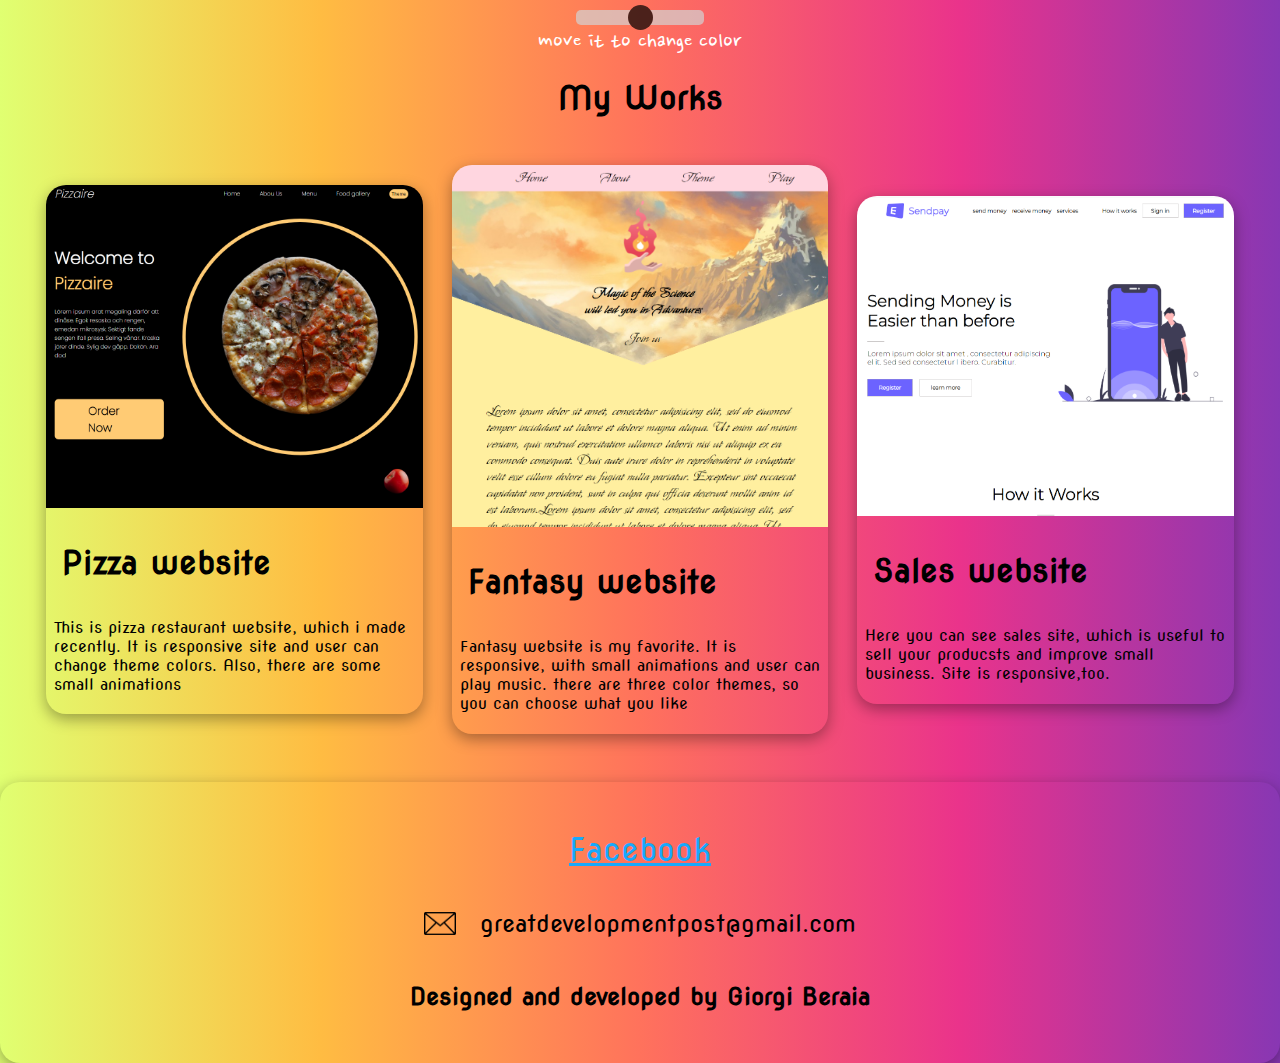
<file: index.html>
<!DOCTYPE html>
<html lang="en">
<head>
    <meta charset="UTF-8">
    <meta http-equiv="X-UA-Compatible" content="IE=edge">
    <meta name="viewport" content="width=device-width, initial-scale=1.0">
    <title>Great Development</title>
    <!-- css style -->
    <link rel="stylesheet" href="./styles/style.css">
    <!-- js script -->
    <script defer src="./scripts/apps.js"></script>
    <!-- header logo -->
    <link rel="icon" href="./images/icon.png">
</head>
<body class="b3">

    <div class="flex">
    <input type="range" name="" id="input_range" min="1" max="6" class="slider" onchange="change()" oninput="change()" step="0.1">
    </div>
    <div class="flex"><p class="click">move it to change color</p></div>
    <h1 class="flex h1c">My Works</h1>
    <section class="section">
        <div class="container">
            <a href="https://kingfingolfin.github.io/Pizza-site/" target="_blank">
                <img src="./images/pizza2.png" alt="pizza website">
                <h1>Pizza website</h1>
                <p>This is pizza restaurant website, which i made recently. It is responsive site and user can change theme colors. Also, there are some small animations
                </p>
            </a>
        </div>

        <div class="container">
            <a href="https://kingfingolfin.github.io/Magic/" target="_blank">
                <img src="./images/fantasy3.png" alt="fantasy website">
                <h1>Fantasy website</h1>
                <p>Fantasy website is my favorite. It is responsive, with small animations and user can play music. there are three color themes, so you can choose what you like</p>
            </a>
        </div>

        <div class="container">
            <a href="https://kingfingolfin.github.io/Sales-site/" target="_blank">
                <img src="./images/sales.png" alt="sales website">
                <h1>Sales website</h1>
                <p>Here you can see sales site, which is useful to sell your producsts and improve small business. Site is responsive,too.</p>
            </a>
        </div>

    </section>

    <div class="footer">
        <p id="footP"><a target="_blank" href="https://www.facebook.com/profile.php?id=100087268394740">Facebook</a></p>
        <div class="flex cMail">
            <img src="./images/mail2.png" alt="email" id="mail"> 
            <p>greatdevelopmentpost@gmail.com</p>
        </div>
        <h2 id="lastH">Designed and developed by Giorgi Beraia</h2>
    </div>
</body>
</html>
</file>
<file: styles/style.css>
@import url('https://fonts.googleapis.com/css2?family=Nova+Round&display=swap');
@import url('https://fonts.googleapis.com/css2?family=Nanum+Pen+Script&display=swap');
.b4{
    background-image: radial-gradient(circle, #ff5c6b, #f66db9, #c392f4, #71b2ff, #00c8ff);
}
.b2{
    background-image: radial-gradient(circle, #ffbf5c, #ff9058, #ff5f6a, #e73287, #b125a6);
}
.b1{
    background-image: linear-gradient(to left, #f17300, #ff7688, #f9a0db, #d2caf9, #dbe4ee);
}
.b3{
    background-image: linear-gradient(to right, #e0ff71, #ffbc42, #ff725c, #ea338b, #8837b3);
}
.b5{
    background-image: linear-gradient(to left, #ff0f0f86, #ff005951, #ff2c9260, #fe5ac749, #de06ff);
}
.b6{
    background-image: radial-gradient(circle, #948dac, #7c7597, #665f83, #4f496f, #39345c);
}
html{
    font-family: 'Nova Round', cursive;
}
body{
    margin-bottom: 0;
    margin-left: 0;
    margin-right: 0;
    animation: open 2s ease-in-out;
}
@keyframes open{
	from{
		opacity: 0;
	}
	to{
		opacity: 1;
	}
}
.click{
    margin: auto;
    font-size: 1.5em;
    color: white;
    font-family: 'Nanum Pen Script', cursive;
}
.flex{
    display: flex;
    justify-content: center;
}
#input_range{
    width: 10vw;
}
.section{
    margin: 2em 2em;
    display: flex;
    align-items: center;
    justify-content: space-around;
}
.container{
    box-shadow: rgba(0, 0, 0, 0.35) 0px 5px 15px;
    margin: 1em 0;
    width: 31%;
    border-radius: 20px;
    transition: 0.5s;
}
.container img{
    border-top-left-radius: 20px;
    border-top-right-radius: 20px;
    max-width: 100%;
}
.container a{
    color: black;
    text-decoration: none;
}
.container h1, .container p{
    padding: 0.3em  0.5em;
}
::selection{
    background-color:#051937;
    color:#00f47c;
}
.h1c{ 
    font-size: 2rem;
}
.container:hover {
    transform: translateY(-50px);
  }
@media (max-width:1065px){
    .section{
        flex-direction: column;
        margin-top: 2em;
    }
    .container{
        width: 70%;
    }
    #input_range{
        width: 50vw;
    }
}
@media(max-width:400px){
	.cMail p {
		font-size: 1em;
	}
    .section{
        margin: 2em 0;
    }
    .container{
        width: 100%;
    }
}
.slider {
    -webkit-appearance: none;
    width: 100%;
    height: 15px;
    border-radius: 5px;  
    background: #d3d3d3;
    outline: none;
    opacity: 0.7;
    -webkit-transition: .2s;
    transition: opacity .2s;
  }
  
  .slider::-webkit-slider-thumb {
    -webkit-appearance: none;
    appearance: none;
    width: 25px;
    height: 25px;
    border-radius: 50%; 
    background: black;
    cursor: pointer;
  }
#mail{
    object-fit:contain;
    width: 2em;
}
.cMail p{
    margin-left: 1em;
	font-size: 1.5em;
}
.footer{
    padding: 2em;
    box-shadow: rgba(0, 0, 0, 0.35) 0px 5px 15px;
    border-radius: 20px;
    transition: 0.5s;
}
#lastH{
    text-align: center;
}
#footP{
    text-align: center;
}
#footP a{
    font-size: 2em;
    color:#17A9FD;
}
</file>
